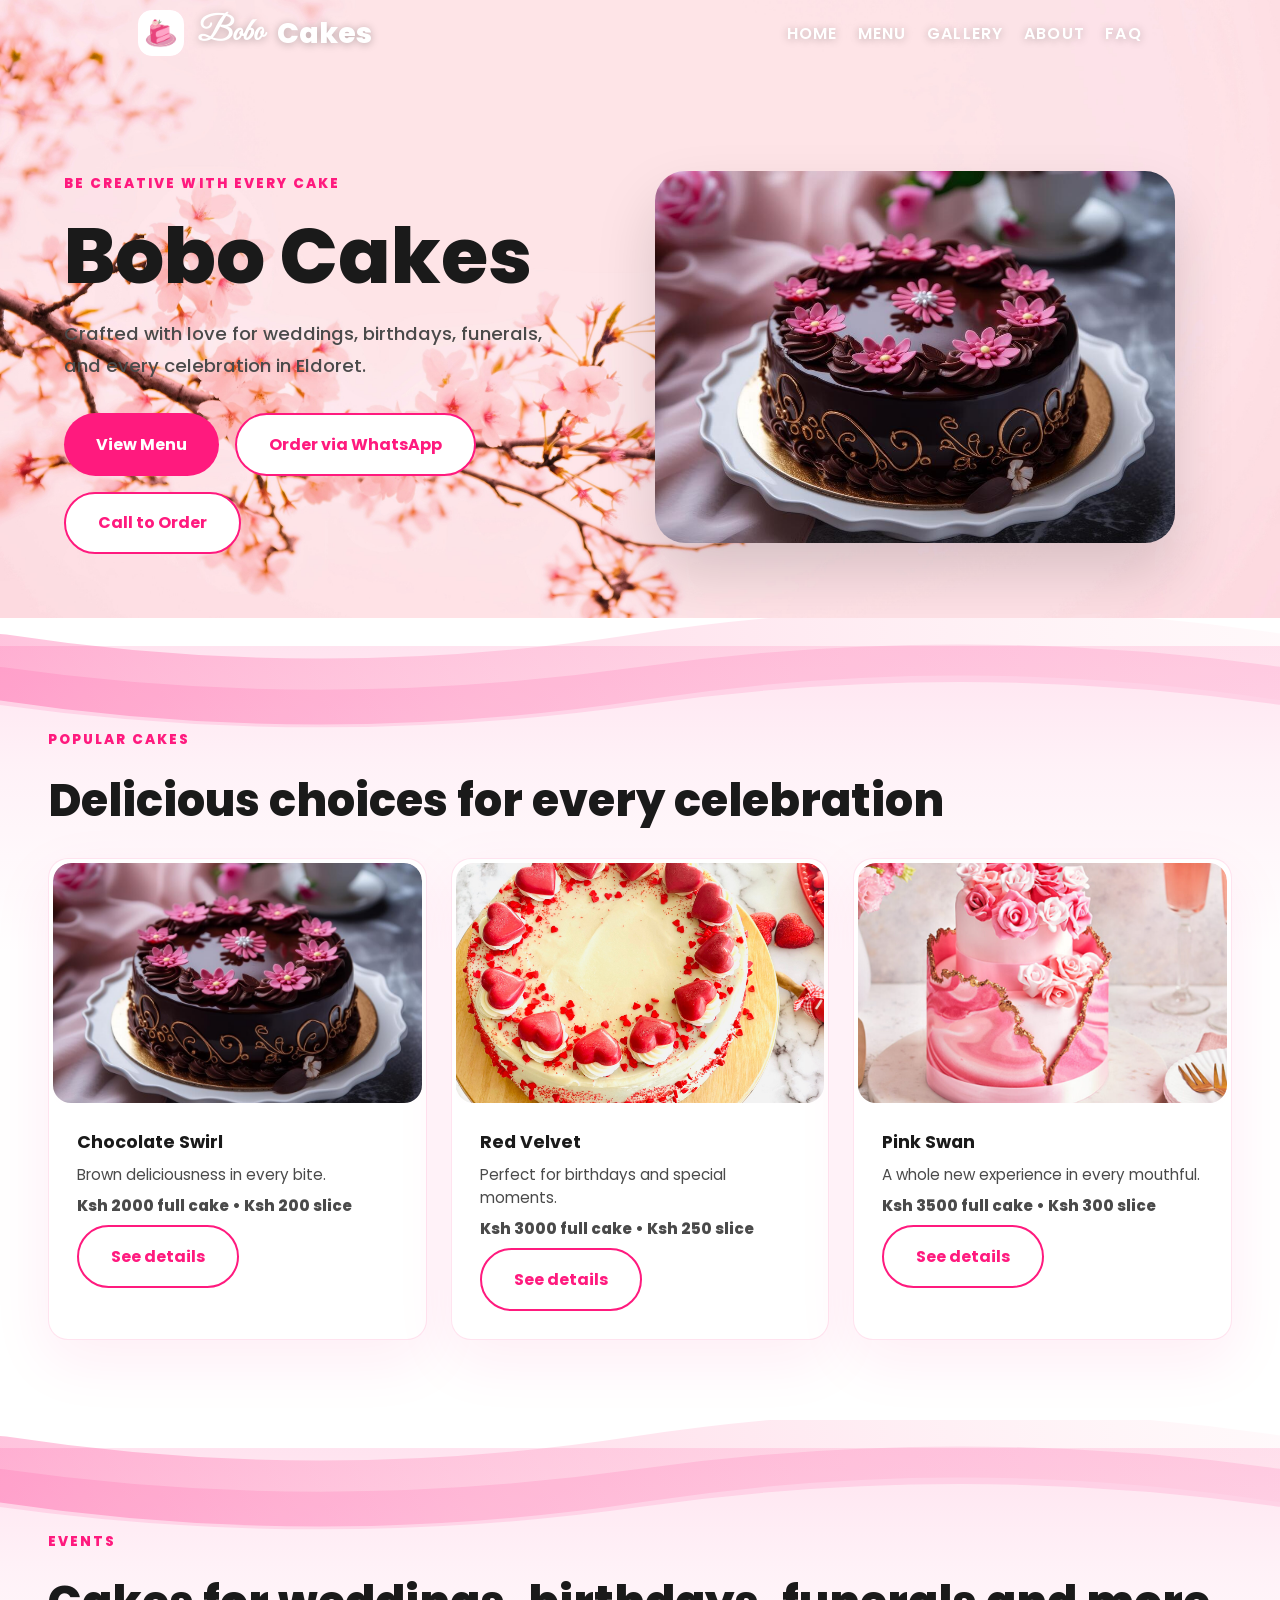
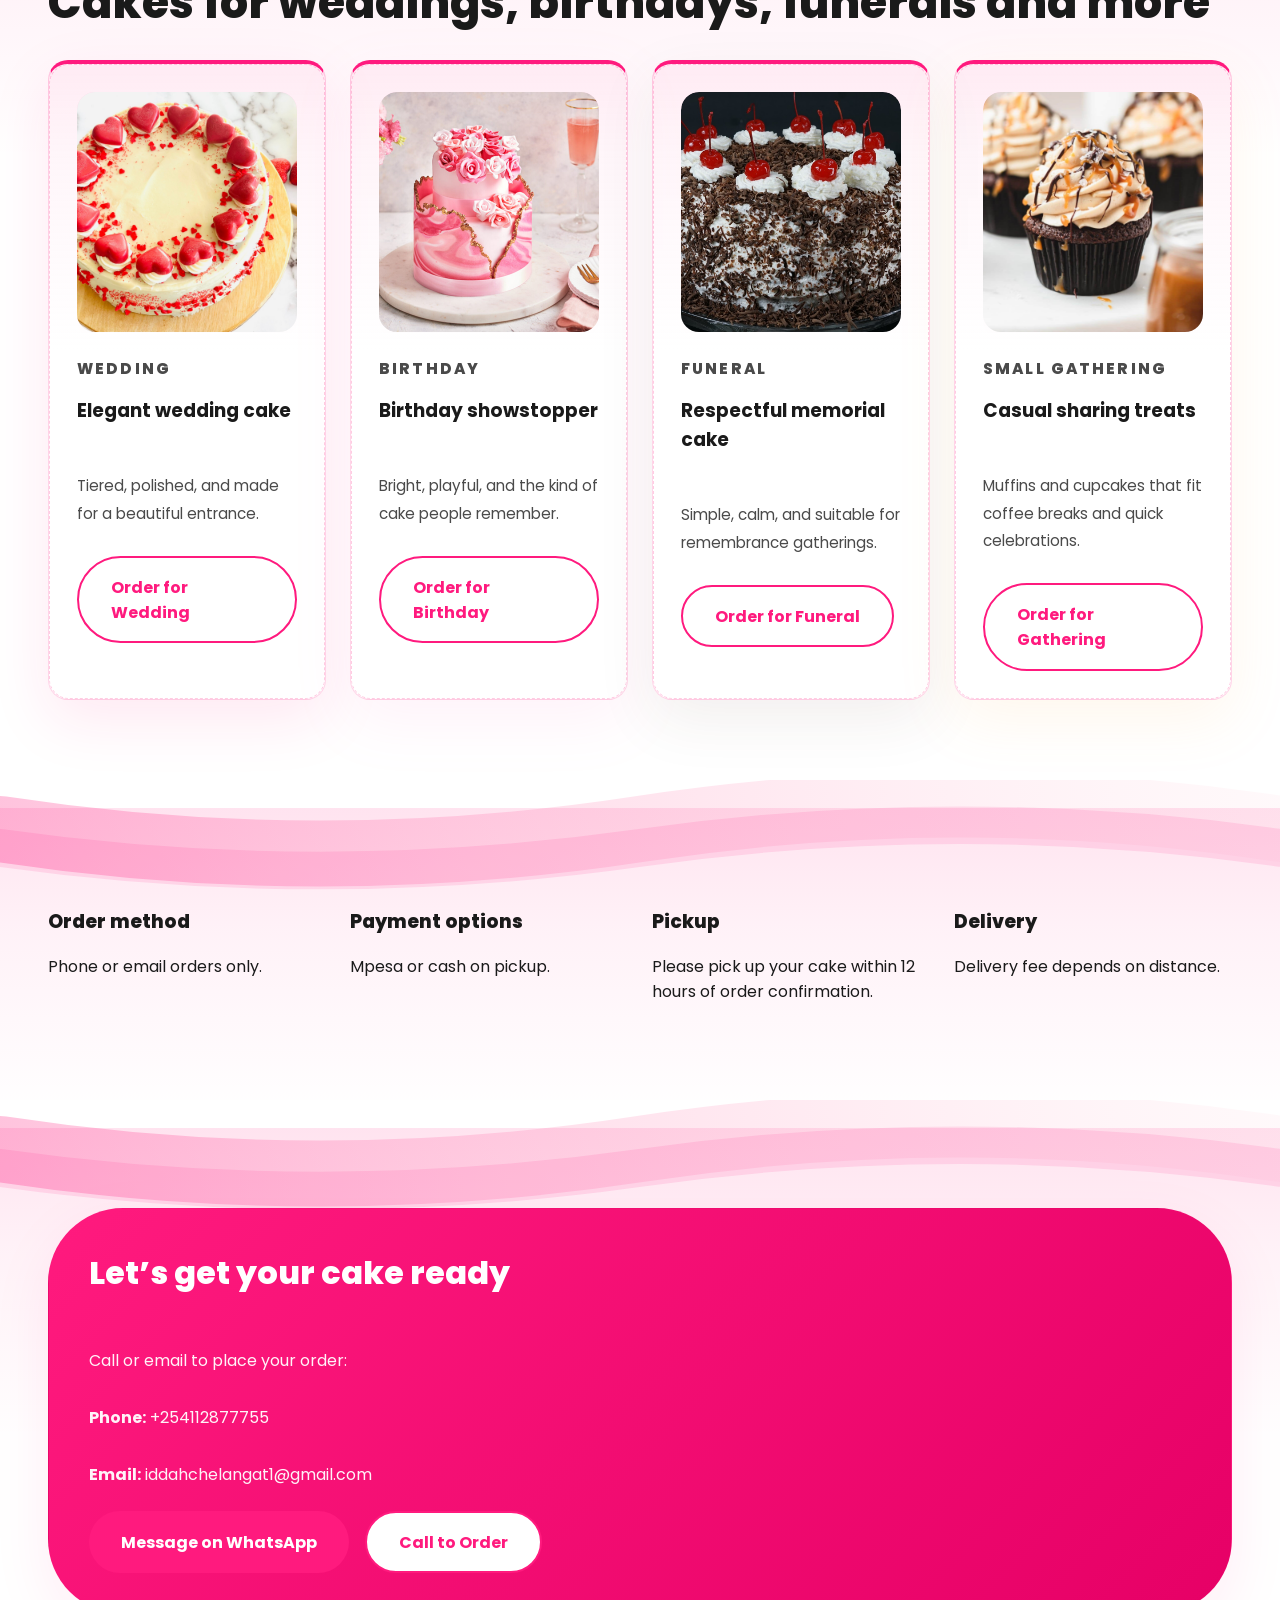
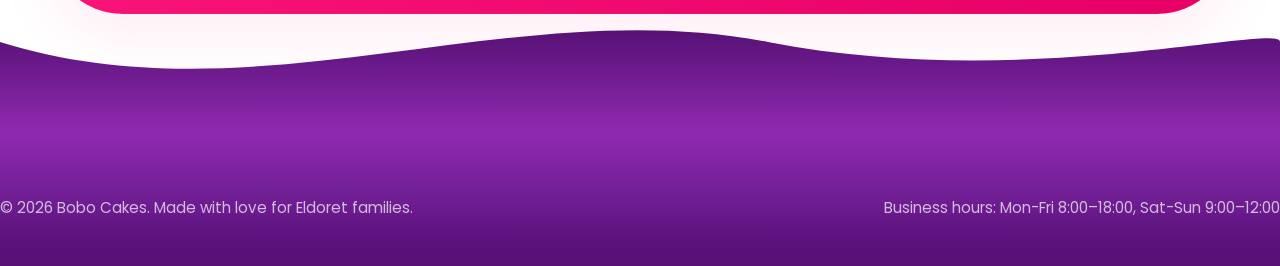
<file: index.html>
﻿<!DOCTYPE html>
<html lang="en">
<head>
  <meta charset="UTF-8" />
  <meta name="viewport" content="width=device-width, initial-scale=1.0" />
  <title>Bobo Cakes | Home</title>
  <link rel="preconnect" href="https://fonts.googleapis.com" />
  <link rel="preconnect" href="https://fonts.gstatic.com" crossorigin />
  <link href="https://fonts.googleapis.com/css2?family=Great+Vibes&family=Poppins:wght@300;400;500;600;700&display=swap" rel="stylesheet" />
  <link rel="stylesheet" href="assets/css/styles.css" />
</head>
<body class="home-page">
  <header class="site-header">
    <div class="header-top">
      <div class="container">
        <a class="brand" href="index.html">
          <img src="assets/images/logo.png" alt="Bobo Cakes logo" />
          <span>Bobo</span> Cakes
        </a>
        <button class="mobile-menu" id="mobileMenuToggle">Menu</button>
        <nav class="site-nav" id="siteNav">
          <a href="index.html">Home</a>
          <a href="menu.html">Menu</a>
          <a href="gallery.html">Gallery</a>
          <a href="about.html">About</a>
          <a href="faq.html">FAQ</a>
        </nav>
      </div>
    </div>
    <div class="hero">
      <div class="container">
        <div class="hero-copy">
          <p class="eyebrow">Be creative with every cake</p>
          <h1>Bobo Cakes</h1>
          <p class="hero-text">Crafted with love for weddings, birthdays, funerals, and every celebration in Eldoret.</p>
          <div class="hero-actions">
            <a class="btn btn-primary" href="menu.html">View Menu</a>
            <a class="btn btn-secondary" href="https://wa.me/254112877755?text=Hi%20Bobo%20Cakes%2C%20I%20would%20like%20to%20order%20a%20cake.%20Please%20assist." target="_blank">Order via WhatsApp</a>
            <a class="btn btn-tertiary" href="tel:+254112877755">Call to Order</a>
          </div>
        </div>
        <div class="hero-image">
          <img src="assets/images/chocolate-swirl.jpg" alt="Chocolate Swirl cake" />
        </div>
      </div>
    </div>
  </header>

  <div class="wave-divider">
    <!-- Wave between header and main -->
    <svg viewBox="0 0 1200 140" preserveAspectRatio="none" xmlns="http://www.w3.org/2000/svg">
      <defs>
        <linearGradient id="waveGradient" x1="0%" x2="100%" y1="0%" y2="0%">
          <stop offset="0%" stop-color="#ff1a7e" stop-opacity="0.26" />
          <stop offset="100%" stop-color="#ff9ab3" stop-opacity="0.06" />
        </linearGradient>
      </defs>
      <path d="M0,52 Q300,104 600,52 T1200,52" fill="none" stroke="url(#waveGradient)" stroke-width="70" stroke-linecap="round" stroke-linejoin="round" />
      <path d="M0,72 Q300,120 600,72 T1200,72" fill="none" stroke="#ff1a7e" stroke-opacity="0.11" stroke-width="40" stroke-linecap="round" stroke-linejoin="round" />
    </svg>
  </div>

  <main>
    <section class="section container featured-section">
      <div class="section-heading">
        <span>Popular cakes</span>
        <h2>Delicious choices for every celebration</h2>
      </div>
      <div class="product-grid">
        <article class="product-card">
          <div class="product-image-shell">
            <img src="assets/images/chocolate-swirl.jpg" alt="Chocolate Swirl" />
          </div>
          <div class="product-card-content">
            <h3>Chocolate Swirl</h3>
            <p>Brown deliciousness in every bite.</p>
            <p class="price">Ksh 2000 full cake • Ksh 200 slice</p>
            <a class="btn btn-tertiary" href="product.html?product=chocolate-swirl">See details</a>
          </div>
        </article>
        <article class="product-card">
          <div class="product-image-shell">
            <img src="assets/images/red-velvet.png" alt="Red Velvet" />
          </div>
          <div class="product-card-content">
            <h3>Red Velvet</h3>
            <p>Perfect for birthdays and special moments.</p>
            <p class="price">Ksh 3000 full cake • Ksh 250 slice</p>
            <a class="btn btn-tertiary" href="product.html?product=red-velvet">See details</a>
          </div>
        </article>
        <article class="product-card">
          <div class="product-image-shell">
            <img src="assets/images/pink-swan.jpg" alt="Pink Swan" />
          </div>
          <div class="product-card-content">
            <h3>Pink Swan</h3>
            <p>A whole new experience in every mouthful.</p>
            <p class="price">Ksh 3500 full cake • Ksh 300 slice</p>
            <a class="btn btn-tertiary" href="product.html?product=pink-swan">See details</a>
          </div>
        </article>
      </div>
    </section>

    <div class="wave-divider">
      <svg viewBox="0 0 1200 140" preserveAspectRatio="none" xmlns="http://www.w3.org/2000/svg">
        <defs>
          <linearGradient id="waveGradient2" x1="0%" x2="100%" y1="0%" y2="0%">
            <stop offset="0%" stop-color="#ff1a7e" stop-opacity="0.26" />
            <stop offset="100%" stop-color="#ff9ab3" stop-opacity="0.06" />
          </linearGradient>
        </defs>
        <path d="M0,52 Q300,104 600,52 T1200,52" fill="none" stroke="url(#waveGradient2)" stroke-width="70" stroke-linecap="round" stroke-linejoin="round" />
        <path d="M0,72 Q300,120 600,72 T1200,72" fill="none" stroke="#ff1a7e" stroke-opacity="0.11" stroke-width="40" stroke-linecap="round" stroke-linejoin="round" />
      </svg>
    </div>

    <section class="section container event-section">
      <div class="section-heading">
        <span>Events</span>
        <h2>Cakes for weddings, birthdays, funerals and more</h2>
      </div>
      <div class="event-grid">
        <article class="event-card event-card--wedding">
          <div class="event-card-image">
            <img src="assets/images/red-velvet.png" alt="Wedding cake example" />
          </div>
          <div class="event-card-content">
            <p class="event-label">Wedding</p>
            <h3>Elegant wedding cake</h3>
            <p>Tiered, polished, and made for a beautiful entrance.</p>
            <a class="btn btn-tertiary event-action" href="https://wa.me/254112877755?text=Hi%20Bobo%20Cakes%2C%20I%20want%20to%20order%20a%20cake%20for%20weddings." target="_blank">Order for Wedding</a>
          </div>
        </article>
        <article class="event-card event-card--birthday">
          <div class="event-card-image">
            <img src="assets/images/pink-swan.jpg" alt="Birthday cake example" />
          </div>
          <div class="event-card-content">
            <p class="event-label">Birthday</p>
            <h3>Birthday showstopper</h3>
            <p>Bright, playful, and the kind of cake people remember.</p>
            <a class="btn btn-tertiary event-action" href="https://wa.me/254112877755?text=Hi%20Bobo%20Cakes%2C%20I%20want%20to%20order%20a%20cake%20for%20birthdays." target="_blank">Order for Birthday</a>
          </div>
        </article>
        <article class="event-card event-card--funeral">
          <div class="event-card-image">
            <img src="assets/images/blackforest-cake.JPG" alt="Funeral cake example" />
          </div>
          <div class="event-card-content">
            <p class="event-label">Funeral</p>
            <h3>Respectful memorial cake</h3>
            <p>Simple, calm, and suitable for remembrance gatherings.</p>
            <a class="btn btn-tertiary event-action" href="https://wa.me/254112877755?text=Hi%20Bobo%20Cakes%2C%20I%20want%20to%20order%20a%20cake%20for%20funerals." target="_blank">Order for Funeral</a>
          </div>
        </article>
        <article class="event-card event-card--gathering">
          <div class="event-card-image">
            <img src="assets/images/caramel-cupcake.jpg" alt="Small gathering cake example" />
          </div>
          <div class="event-card-content">
            <p class="event-label">Small gathering</p>
            <h3>Casual sharing treats</h3>
            <p>Muffins and cupcakes that fit coffee breaks and quick celebrations.</p>
            <a class="btn btn-tertiary event-action" href="https://wa.me/254112877755?text=Hi%20Bobo%20Cakes%2C%20I%20want%20to%20order%20a%20cake%20for%20small%20gatherings." target="_blank">Order for Gathering</a>
          </div>
        </article>
      </div>
    </section>

    <div class="wave-divider">
      <svg viewBox="0 0 1200 140" preserveAspectRatio="none" xmlns="http://www.w3.org/2000/svg">
        <defs>
          <linearGradient id="waveGradient3" x1="0%" x2="100%" y1="0%" y2="0%">
            <stop offset="0%" stop-color="#ff1a7e" stop-opacity="0.26" />
            <stop offset="100%" stop-color="#ff9ab3" stop-opacity="0.06" />
          </linearGradient>
        </defs>
        <path d="M0,52 Q300,104 600,52 T1200,52" fill="none" stroke="url(#waveGradient3)" stroke-width="70" stroke-linecap="round" stroke-linejoin="round" />
        <path d="M0,72 Q300,120 600,72 T1200,72" fill="none" stroke="#ff1a7e" stroke-opacity="0.11" stroke-width="40" stroke-linecap="round" stroke-linejoin="round" />
      </svg>
    </div>

    <section class="section container info-section">
      <div class="info-grid">
        <div>
          <h3>Order method</h3>
          <p>Phone or email orders only.</p>
        </div>
        <div>
          <h3>Payment options</h3>
          <p>Mpesa or cash on pickup.</p>
        </div>
        <div>
          <h3>Pickup</h3>
          <p>Please pick up your cake within 12 hours of order confirmation.</p>
        </div>
        <div>
          <h3>Delivery</h3>
          <p>Delivery fee depends on distance.</p>
        </div>
      </div>
    </section>

    <div class="wave-divider">
      <svg viewBox="0 0 1200 140" preserveAspectRatio="none" xmlns="http://www.w3.org/2000/svg">
        <defs>
          <linearGradient id="waveGradient3" x1="0%" x2="100%" y1="0%" y2="0%">
            <stop offset="0%" stop-color="#ff1a7e" stop-opacity="0.26" />
            <stop offset="100%" stop-color="#ff9ab3" stop-opacity="0.06" />
          </linearGradient>
        </defs>
        <path d="M0,52 Q300,104 600,52 T1200,52" fill="none" stroke="url(#waveGradient3)" stroke-width="70" stroke-linecap="round" stroke-linejoin="round" />
        <path d="M0,72 Q300,120 600,72 T1200,72" fill="none" stroke="#ff1a7e" stroke-opacity="0.11" stroke-width="40" stroke-linecap="round" stroke-linejoin="round" />
      </svg>
    </div>
    
    <section class="section container contact-preview">
      <div class="contact-card">
        <h2>Let’s get your cake ready</h2>
        <p>Call or email to place your order:</p>
        <p><strong>Phone:</strong> +254112877755</p>
        <p><strong>Email:</strong> iddahchelangat1@gmail.com</p>
        <div style="display:flex;gap:1rem;flex-wrap:wrap;">
          <a class="btn btn-primary" href="https://wa.me/254112877755?text=Hi%20Bobo%20Cakes%2C%20I%20would%20like%20to%20order%20a%20cake." target="_blank">Message on WhatsApp</a>
          <a class="btn btn-secondary" href="tel:+254112877755">Call to Order</a>
        </div>
      </div>
    </section>
  </main>

  
  <div class="footer-wave-divider">
    <svg viewBox="0 0 1200 120" preserveAspectRatio="none" xmlns="http://www.w3.org/2000/svg">
      <defs>
        <linearGradient id="footerWaveGradient" x1="0%" x2="0%" y1="0%" y2="100%">
          <stop offset="0%" stop-color="#571176" />
          <stop offset="100%" stop-color="#8f2ab0" />
        </linearGradient>
      </defs>
      <path d="M0,30 C240,110 480,-20 720,30 C960,80 1200,10 1200,30 L1200,120 L0,120 Z" fill="url(#footerWaveGradient)" />
    </svg>
  </div>

  <footer class="site-footer">
    <div class="container footer-inner">
      <p>&copy; 2026 Bobo Cakes. Made with love for Eldoret families.</p>
      <p>Business hours: Mon-Fri 8:00–18:00, Sat-Sun 9:00–12:00</p>
    </div>
  </footer>
  <script src="assets/js/main.js"></script>
</body>
</html>
</file>
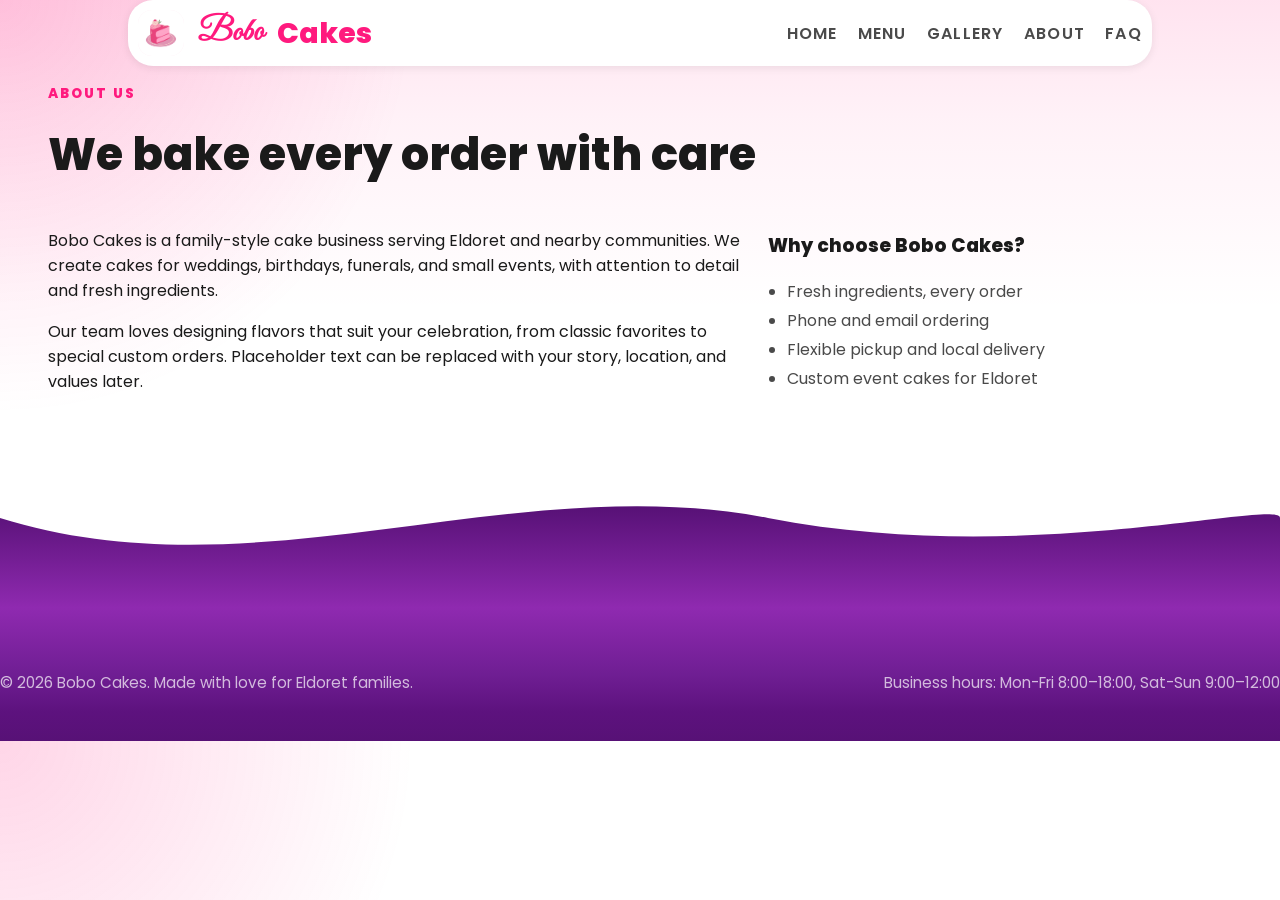
<file: about.html>
﻿<!DOCTYPE html>
<html lang="en">
<head>
  <meta charset="UTF-8" />
  <meta name="viewport" content="width=device-width, initial-scale=1.0" />
  <title>Bobo Cakes | About</title>
  <link rel="preconnect" href="https://fonts.googleapis.com" />
  <link rel="preconnect" href="https://fonts.gstatic.com" crossorigin />
  <link href="https://fonts.googleapis.com/css2?family=Great+Vibes&family=Poppins:wght@300;400;500;600;700&display=swap" rel="stylesheet" />
  <link rel="stylesheet" href="assets/css/styles.css" />
</head>
<body>
  <header class="site-header">
    <div class="header-top">
      <div class="container">
        <a class="brand" href="index.html">
          <img src="assets/images/logo.png" alt="Bobo Cakes logo" />
          <span>Bobo</span> Cakes
        </a>
        <button class="mobile-menu" id="mobileMenuToggle">Menu</button>
        <nav class="site-nav" id="siteNav">
          <a href="index.html">Home</a>
          <a href="menu.html">Menu</a>
          <a href="gallery.html">Gallery</a>
          <a href="about.html">About</a>
          <a href="faq.html">FAQ</a>
        </nav>
      </div>
    </div>
  </header>
  <main class="section container about-page">
    <div class="section-heading">
      <span>About us</span>
      <h2>We bake every order with care</h2>
    </div>
    <div class="about-columns">
      <div>
        <p>Bobo Cakes is a family-style cake business serving Eldoret and nearby communities. We create cakes for weddings, birthdays, funerals, and small events, with attention to detail and fresh ingredients.</p>
        <p>Our team loves designing flavors that suit your celebration, from classic favorites to special custom orders. Placeholder text can be replaced with your story, location, and values later.</p>
      </div>
      <div>
        <h3>Why choose Bobo Cakes?</h3>
        <ul>
          <li>Fresh ingredients, every order</li>
          <li>Phone and email ordering</li>
          <li>Flexible pickup and local delivery</li>
          <li>Custom event cakes for Eldoret</li>
        </ul>
      </div>
    </div>
  </main>
  <div class="footer-wave-divider">
    <svg viewBox="0 0 1200 120" preserveAspectRatio="none" xmlns="http://www.w3.org/2000/svg">
      <defs>
        <linearGradient id="footerWaveGradient" x1="0%" x2="0%" y1="0%" y2="100%">
          <stop offset="0%" stop-color="#571176" />
          <stop offset="100%" stop-color="#8f2ab0" />
        </linearGradient>
      </defs>
      <path d="M0,30 C240,110 480,-20 720,30 C960,80 1200,10 1200,30 L1200,120 L0,120 Z" fill="url(#footerWaveGradient)" />
    </svg>
  </div>

  <footer class="site-footer">
    <div class="container footer-inner">
      <p>&copy; 2026 Bobo Cakes. Made with love for Eldoret families.</p>
      <p>Business hours: Mon-Fri 8:00–18:00, Sat-Sun 9:00–12:00</p>
    </div>
  </footer>
  <script src="assets/js/main.js"></script>
</body>
</html>
</file>
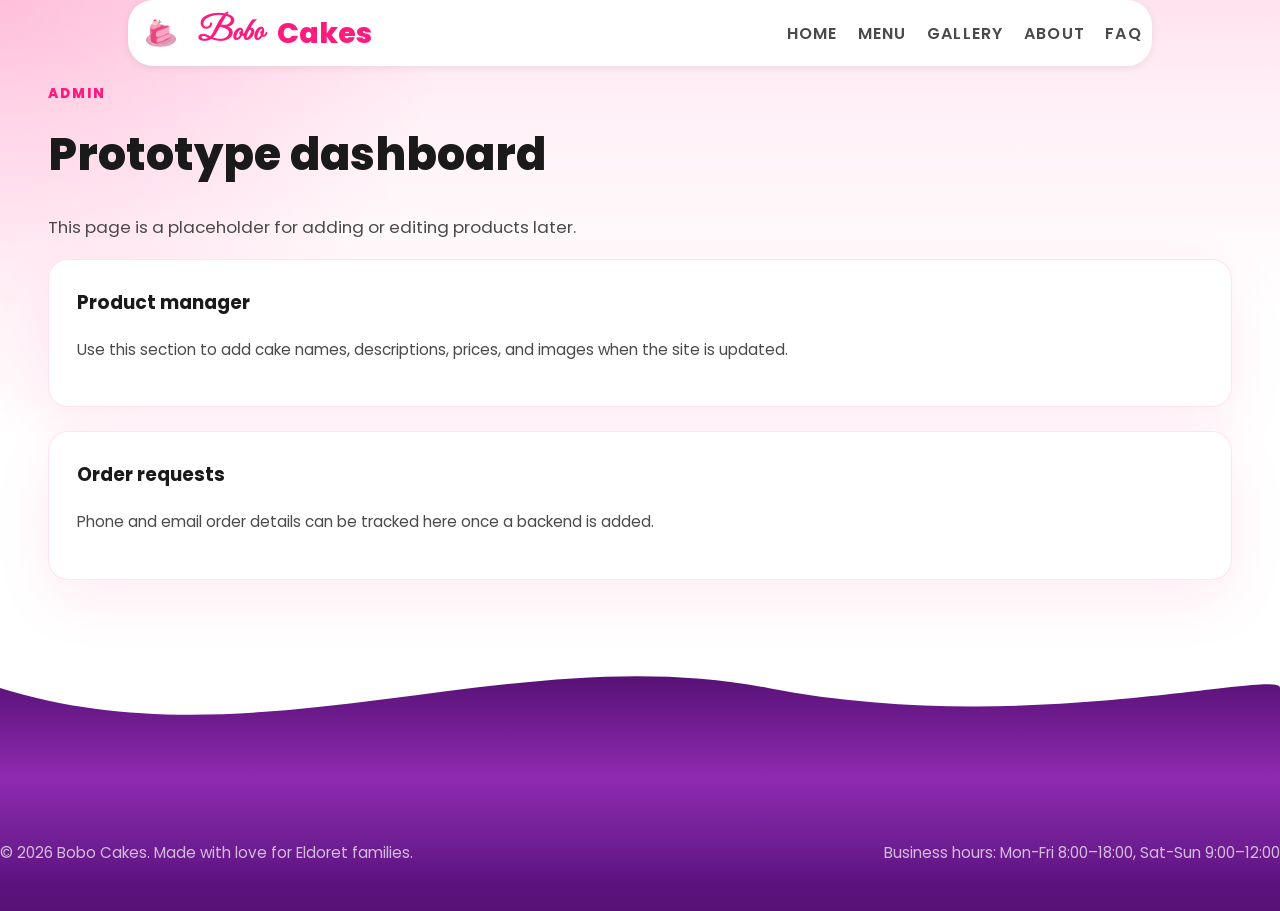
<file: admin.html>
﻿<!DOCTYPE html>
<html lang="en">
<head>
  <meta charset="UTF-8" />
  <meta name="viewport" content="width=device-width, initial-scale=1.0" />
  <title>Bobo Cakes | Admin</title>
  <link rel="preconnect" href="https://fonts.googleapis.com" />
  <link rel="preconnect" href="https://fonts.gstatic.com" crossorigin />
  <link href="https://fonts.googleapis.com/css2?family=Great+Vibes&family=Poppins:wght@300;400;500;600;700&display=swap" rel="stylesheet" />
  <link rel="stylesheet" href="assets/css/styles.css" />
</head>
<body>
  <header class="site-header">
    <div class="header-top">
      <div class="container">
        <a class="brand" href="index.html">
          <img src="assets/images/logo.png" alt="Bobo Cakes logo" />
          <span>Bobo</span> Cakes
        </a>
        <button class="mobile-menu" id="mobileMenuToggle">Menu</button>
        <nav class="site-nav" id="siteNav">
          <a href="index.html">Home</a>
          <a href="menu.html">Menu</a>
          <a href="gallery.html">Gallery</a>
          <a href="about.html">About</a>
          <a href="faq.html">FAQ</a>
        </nav>
      </div>
    </div>
  </header>
  <main class="section container admin-page">
    <div class="section-heading">
      <span>Admin</span>
      <h2>Prototype dashboard</h2>
      <p>This page is a placeholder for adding or editing products later.</p>
    </div>
    <div class="admin-panel">
      <div class="admin-card">
        <h3>Product manager</h3>
        <p>Use this section to add cake names, descriptions, prices, and images when the site is updated.</p>
      </div>
      <div class="admin-card">
        <h3>Order requests</h3>
        <p>Phone and email order details can be tracked here once a backend is added.</p>
      </div>
    </div>
  </main>
  <div class="footer-wave-divider">
    <svg viewBox="0 0 1200 120" preserveAspectRatio="none" xmlns="http://www.w3.org/2000/svg">
      <defs>
        <linearGradient id="footerWaveGradient" x1="0%" x2="0%" y1="0%" y2="100%">
          <stop offset="0%" stop-color="#571176" />
          <stop offset="100%" stop-color="#8f2ab0" />
        </linearGradient>
      </defs>
      <path d="M0,30 C240,110 480,-20 720,30 C960,80 1200,10 1200,30 L1200,120 L0,120 Z" fill="url(#footerWaveGradient)" />
    </svg>
  </div>

  <footer class="site-footer">
    <div class="container footer-inner">
      <p>&copy; 2026 Bobo Cakes. Made with love for Eldoret families.</p>
      <p>Business hours: Mon-Fri 8:00–18:00, Sat-Sun 9:00–12:00</p>
    </div>
  </footer>
  <script src="assets/js/main.js"></script>
</body>
</html>
</file>
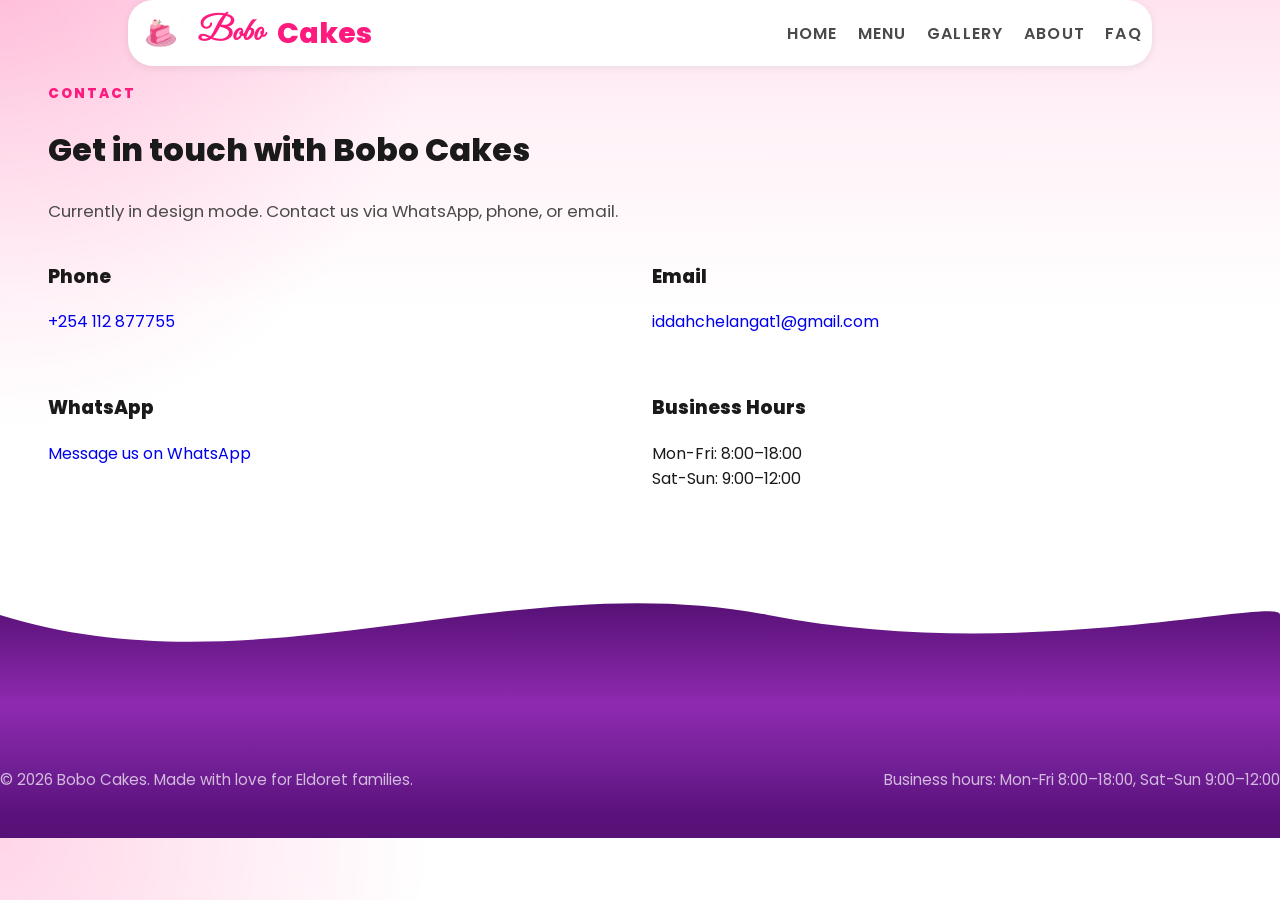
<file: contact.html>
<!DOCTYPE html>
<html lang="en">
<head>
  <meta charset="UTF-8" />
  <meta name="viewport" content="width=device-width, initial-scale=1.0" />
  <title>Bobo Cakes | Contact</title>
  <link rel="preconnect" href="https://fonts.googleapis.com" />
  <link rel="preconnect" href="https://fonts.gstatic.com" crossorigin />
  <link href="https://fonts.googleapis.com/css2?family=Great+Vibes&family=Poppins:wght@300;400;500;600;700&display=swap" rel="stylesheet" />
  <link rel="stylesheet" href="assets/css/styles.css" />
</head>
<body>
  <header class="site-header">
    <div class="header-top">
      <div class="container">
        <a class="brand" href="index.html">
          <img src="assets/images/logo.png" alt="Bobo Cakes logo" />
          <span>Bobo</span> Cakes
        </a>
        <button class="mobile-menu" id="mobileMenuToggle">Menu</button>
        <nav class="site-nav" id="siteNav">
          <a href="index.html">Home</a>
          <a href="menu.html">Menu</a>
          <a href="gallery.html">Gallery</a>
          <a href="about.html">About</a>
          <a href="faq.html">FAQ</a>
        </nav>
      </div>
    </div>
  </header>

  <main class="section container">
    <div class="section-heading">
      <span>Contact</span>
      <h1>Get in touch with Bobo Cakes</h1>
      <p>Currently in design mode. Contact us via WhatsApp, phone, or email.</p>
    </div>

    <div class="contact-grid">
      <div>
        <h3>Phone</h3>
        <p><a href="tel:+254112877755">+254 112 877755</a></p>
      </div>
      <div>
        <h3>Email</h3>
        <p><a href="mailto:iddahchelangat1@gmail.com">iddahchelangat1@gmail.com</a></p>
      </div>
      <div>
        <h3>WhatsApp</h3>
        <p><a href="https://wa.me/254112877755" target="_blank">Message us on WhatsApp</a></p>
      </div>
      <div>
        <h3>Business Hours</h3>
        <p>Mon-Fri: 8:00–18:00<br>Sat-Sun: 9:00–12:00</p>
      </div>
    </div>
  </main>

  <div class="footer-wave-divider">
    <svg viewBox="0 0 1200 120" preserveAspectRatio="none" xmlns="http://www.w3.org/2000/svg">
      <defs>
        <linearGradient id="footerWaveGradient" x1="0%" x2="0%" y1="0%" y2="100%">
          <stop offset="0%" stop-color="#571176" />
          <stop offset="100%" stop-color="#8f2ab0" />
        </linearGradient>
      </defs>
      <path d="M0,30 C240,110 480,-20 720,30 C960,80 1200,10 1200,30 L1200,120 L0,120 Z" fill="url(#footerWaveGradient)" />
    </svg>
  </div>

  <footer class="site-footer">
    <div class="container footer-inner">
      <p>&copy; 2026 Bobo Cakes. Made with love for Eldoret families.</p>
      <p>Business hours: Mon-Fri 8:00–18:00, Sat-Sun 9:00–12:00</p>
    </div>
  </footer>
  <script src="assets/js/main.js"></script>
</body>
</html>
</file>
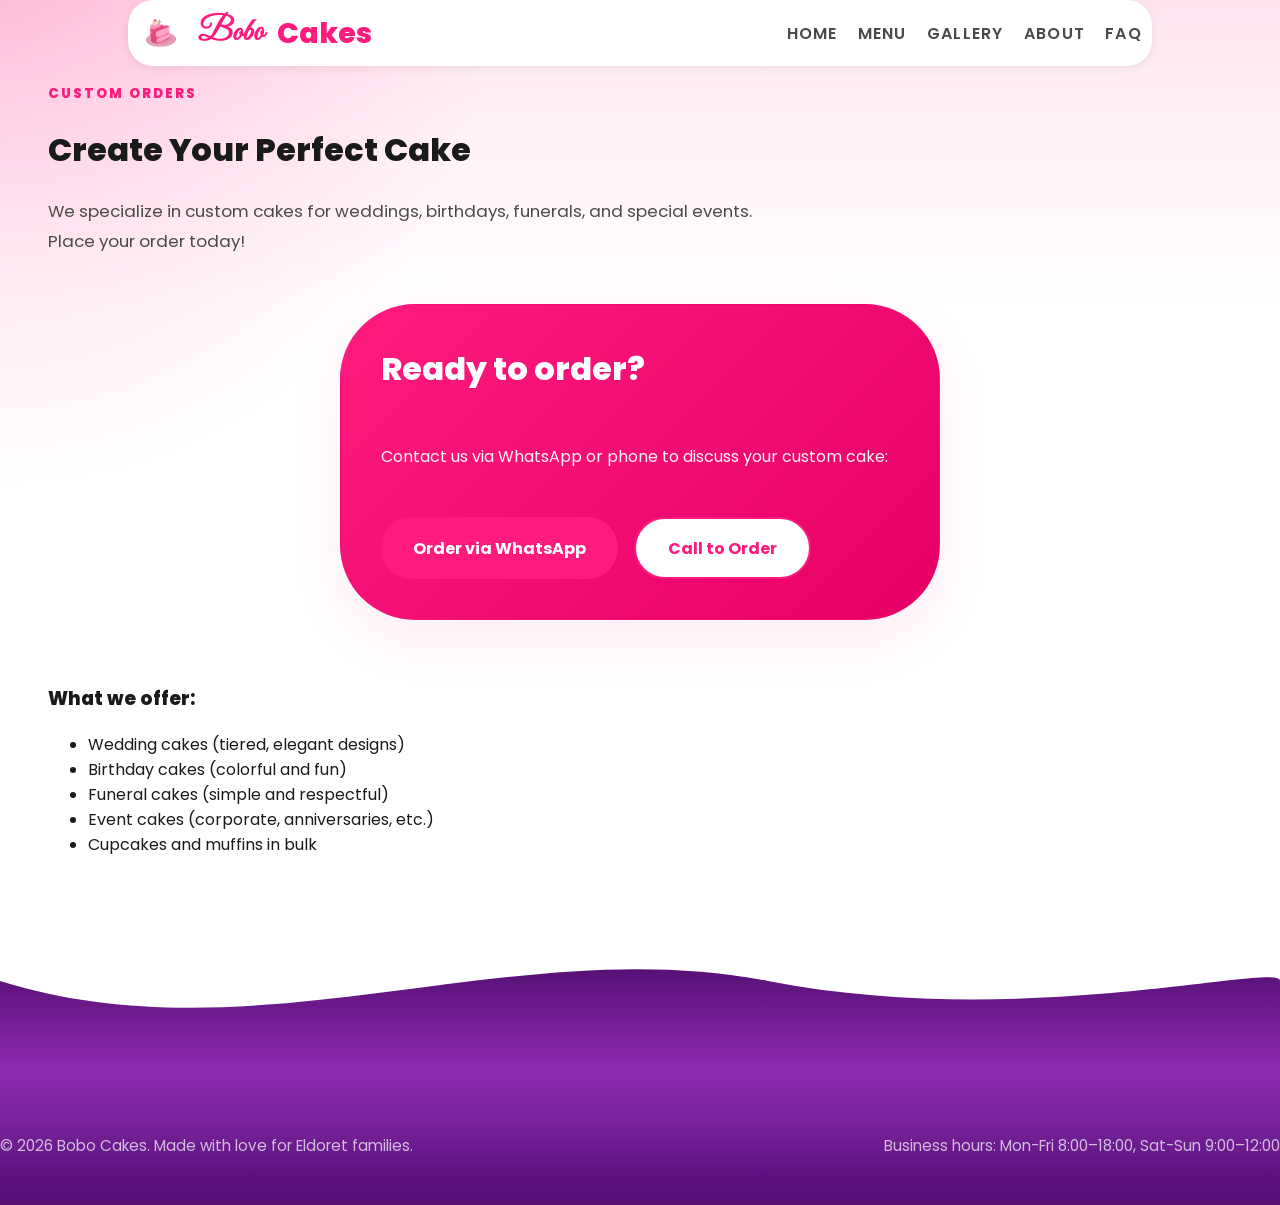
<file: custom-order.html>
<!DOCTYPE html>
<html lang="en">
<head>
  <meta charset="UTF-8" />
  <meta name="viewport" content="width=device-width, initial-scale=1.0" />
  <title>Bobo Cakes | Custom Orders</title>
  <link rel="preconnect" href="https://fonts.googleapis.com" />
  <link rel="preconnect" href="https://fonts.gstatic.com" crossorigin />
  <link href="https://fonts.googleapis.com/css2?family=Great+Vibes&family=Poppins:wght@300;400;500;600;700&display=swap" rel="stylesheet" />
  <link rel="stylesheet" href="assets/css/styles.css" />
</head>
<body>
  <header class="site-header">
    <div class="header-top">
      <div class="container">
        <a class="brand" href="index.html">
          <img src="assets/images/logo.png" alt="Bobo Cakes logo" />
          <span>Bobo</span> Cakes
        </a>
        <button class="mobile-menu" id="mobileMenuToggle">Menu</button>
        <nav class="site-nav" id="siteNav">
          <a href="index.html">Home</a>
          <a href="menu.html">Menu</a>
          <a href="gallery.html">Gallery</a>
          <a href="about.html">About</a>
          <a href="faq.html">FAQ</a>
        </nav>
      </div>
    </div>
  </header>

  <main class="section container">
    <div class="section-heading">
      <span>Custom Orders</span>
      <h1>Create Your Perfect Cake</h1>
      <p>We specialize in custom cakes for weddings, birthdays, funerals, and special events. Place your order today!</p>
    </div>

    <div class="contact-card" style="max-width: 600px; margin: 3rem auto;">
      <h2>Ready to order?</h2>
      <p>Contact us via WhatsApp or phone to discuss your custom cake:</p>
      <div style="display:flex; gap:1rem; flex-wrap:wrap; margin-top:1.5rem;">
        <a class="btn btn-primary" href="https://wa.me/254112877755?text=Hi%20Bobo%20Cakes%2C%20I%20would%20like%20to%20order%20a%20custom%20cake." target="_blank">Order via WhatsApp</a>
        <a class="btn btn-secondary" href="tel:+254112877755">Call to Order</a>
      </div>
    </div>

    <div style="margin-top: 4rem;">
      <h3>What we offer:</h3>
      <ul>
        <li>Wedding cakes (tiered, elegant designs)</li>
        <li>Birthday cakes (colorful and fun)</li>
        <li>Funeral cakes (simple and respectful)</li>
        <li>Event cakes (corporate, anniversaries, etc.)</li>
        <li>Cupcakes and muffins in bulk</li>
      </ul>
    </div>
  </main>

  <div class="footer-wave-divider">
    <svg viewBox="0 0 1200 120" preserveAspectRatio="none" xmlns="http://www.w3.org/2000/svg">
      <defs>
        <linearGradient id="footerWaveGradient" x1="0%" x2="0%" y1="0%" y2="100%">
          <stop offset="0%" stop-color="#571176" />
          <stop offset="100%" stop-color="#8f2ab0" />
        </linearGradient>
      </defs>
      <path d="M0,30 C240,110 480,-20 720,30 C960,80 1200,10 1200,30 L1200,120 L0,120 Z" fill="url(#footerWaveGradient)" />
    </svg>
  </div>

  <footer class="site-footer">
    <div class="container footer-inner">
      <p>&copy; 2026 Bobo Cakes. Made with love for Eldoret families.</p>
      <p>Business hours: Mon-Fri 8:00–18:00, Sat-Sun 9:00–12:00</p>
    </div>
  </footer>
  <script src="assets/js/main.js"></script>
</body>
</html>
</file>
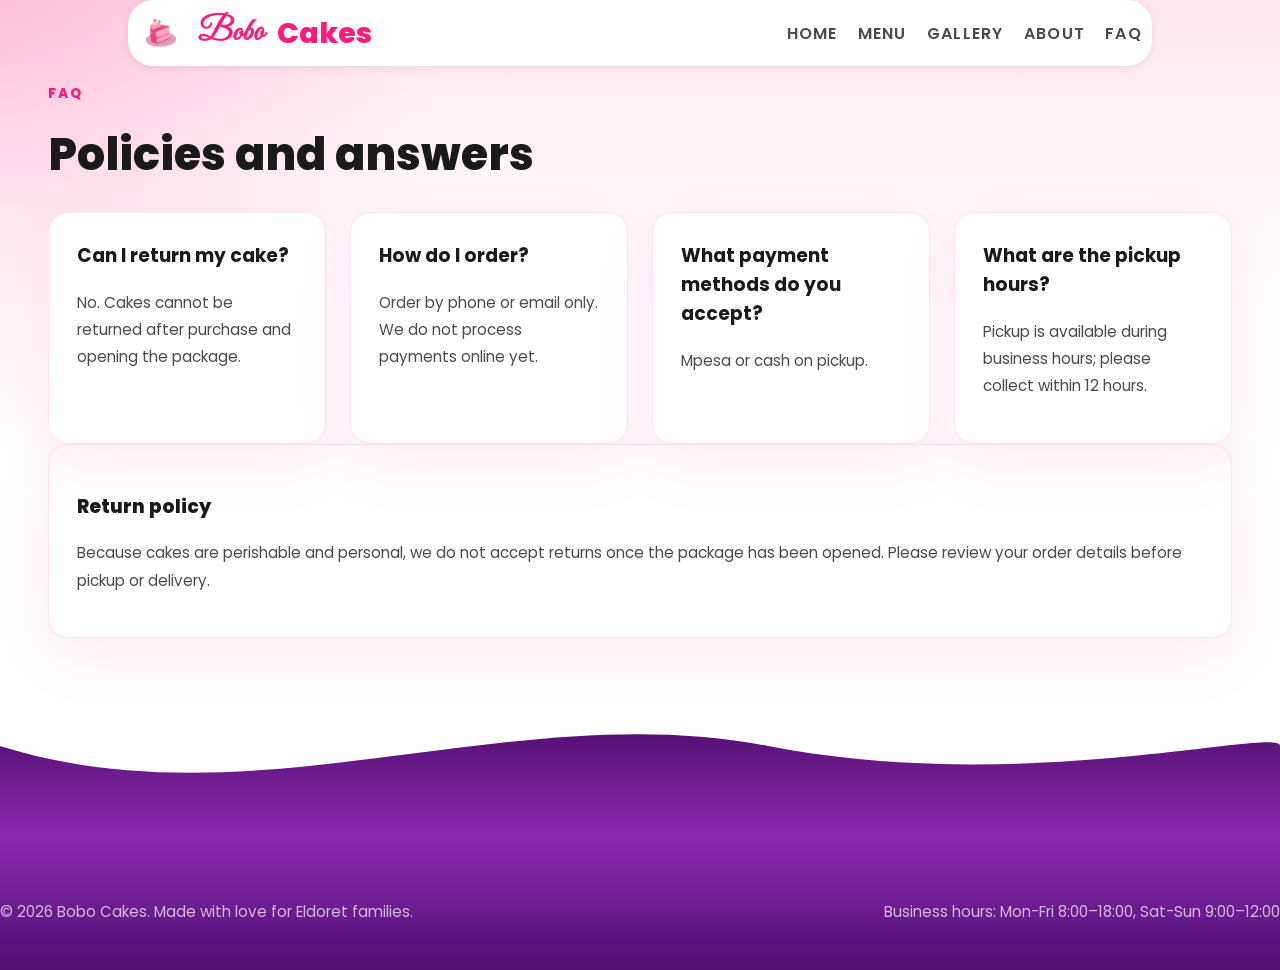
<file: faq.html>
﻿<!DOCTYPE html>
<html lang="en">
<head>
  <meta charset="UTF-8" />
  <meta name="viewport" content="width=device-width, initial-scale=1.0" />
  <title>Bobo Cakes | FAQ & Policies</title>
  <link rel="preconnect" href="https://fonts.googleapis.com" />
  <link rel="preconnect" href="https://fonts.gstatic.com" crossorigin />
  <link href="https://fonts.googleapis.com/css2?family=Great+Vibes&family=Poppins:wght@300;400;500;600;700&display=swap" rel="stylesheet" />
  <link rel="stylesheet" href="assets/css/styles.css" />
</head>
<body>
  <header class="site-header">
    <div class="header-top">
      <div class="container">
        <a class="brand" href="index.html">
          <img src="assets/images/logo.png" alt="Bobo Cakes logo" />
          <span>Bobo</span> Cakes
        </a>
        <button class="mobile-menu" id="mobileMenuToggle">Menu</button>
        <nav class="site-nav" id="siteNav">
          <a href="index.html">Home</a>
          <a href="menu.html">Menu</a>
          <a href="gallery.html">Gallery</a>
          <a href="about.html">About</a>
          <a href="faq.html">FAQ</a>
        </nav>
      </div>
    </div>
  </header>
  <main class="section container faq-page">
    <div class="section-heading">
      <span>FAQ</span>
      <h2>Policies and answers</h2>
    </div>
    <div class="faq-grid">
      <div class="faq-card">
        <h3>Can I return my cake?</h3>
        <p>No. Cakes cannot be returned after purchase and opening the package.</p>
      </div>
      <div class="faq-card">
        <h3>How do I order?</h3>
        <p>Order by phone or email only. We do not process payments online yet.</p>
      </div>
      <div class="faq-card">
        <h3>What payment methods do you accept?</h3>
        <p>Mpesa or cash on pickup.</p>
      </div>
      <div class="faq-card">
        <h3>What are the pickup hours?</h3>
        <p>Pickup is available during business hours; please collect within 12 hours.</p>
      </div>
    </div>
    <div class="policy-block">
      <h3>Return policy</h3>
      <p>Because cakes are perishable and personal, we do not accept returns once the package has been opened. Please review your order details before pickup or delivery.</p>
    </div>
  </main>
  <div class="footer-wave-divider">
    <svg viewBox="0 0 1200 120" preserveAspectRatio="none" xmlns="http://www.w3.org/2000/svg">
      <defs>
        <linearGradient id="footerWaveGradient" x1="0%" x2="0%" y1="0%" y2="100%">
          <stop offset="0%" stop-color="#571176" />
          <stop offset="100%" stop-color="#8f2ab0" />
        </linearGradient>
      </defs>
      <path d="M0,30 C240,110 480,-20 720,30 C960,80 1200,10 1200,30 L1200,120 L0,120 Z" fill="url(#footerWaveGradient)" />
    </svg>
  </div>

  <footer class="site-footer">
    <div class="container footer-inner">
      <p>&copy; 2026 Bobo Cakes. Made with love for Eldoret families.</p>
      <p>Business hours: Mon-Fri 8:00–18:00, Sat-Sun 9:00–12:00</p>
    </div>
  </footer>
  <script src="assets/js/main.js"></script>
</body>
</html>
</file>
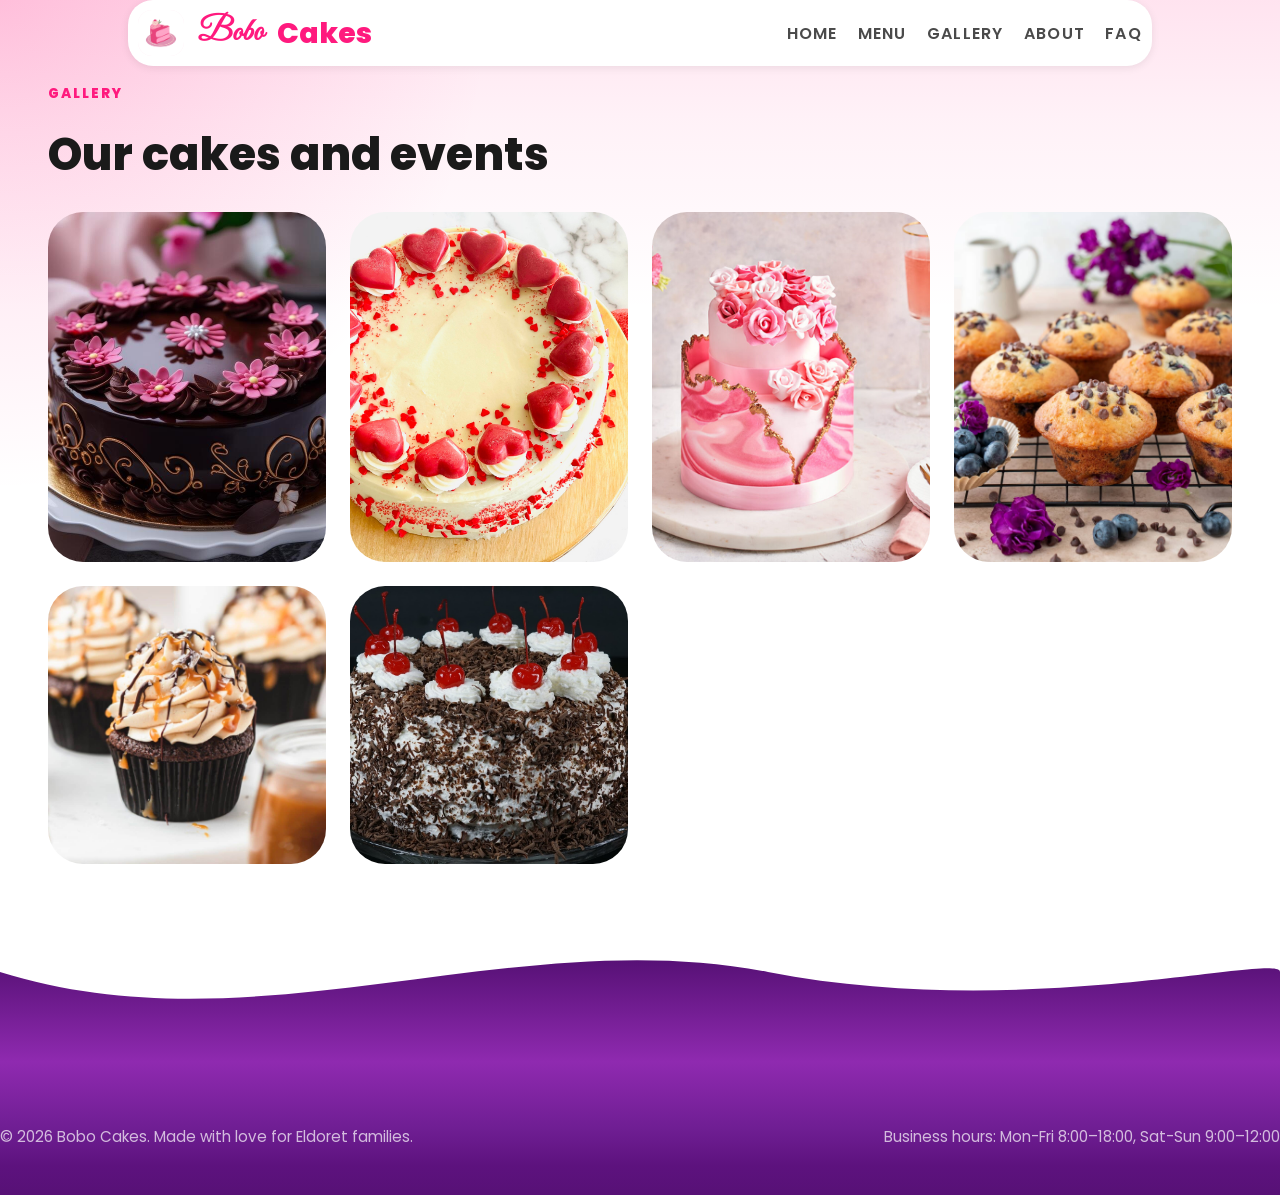
<file: gallery.html>
﻿<!DOCTYPE html>
<html lang="en">
<head>
  <meta charset="UTF-8" />
  <meta name="viewport" content="width=device-width, initial-scale=1.0" />
  <title>Bobo Cakes | Gallery</title>
  <link rel="preconnect" href="https://fonts.googleapis.com" />
  <link rel="preconnect" href="https://fonts.gstatic.com" crossorigin />
  <link href="https://fonts.googleapis.com/css2?family=Great+Vibes&family=Poppins:wght@300;400;500;600;700&display=swap" rel="stylesheet" />
  <link rel="stylesheet" href="assets/css/styles.css" />
</head>
<body>
  <header class="site-header">
    <div class="header-top">
      <div class="container">
        <a class="brand" href="index.html">
          <img src="assets/images/logo.png" alt="Bobo Cakes logo" />
          <span>Bobo</span> Cakes
        </a>
        <button class="mobile-menu" id="mobileMenuToggle">Menu</button>
        <nav class="site-nav" id="siteNav">
          <a href="index.html">Home</a>
          <a href="menu.html">Menu</a>
          <a href="gallery.html">Gallery</a>
          <a href="about.html">About</a>
          <a href="faq.html">FAQ</a>
        </nav>
      </div>
    </div>
  </header>
  <main class="section container">
    <div class="section-heading">
      <span>Gallery</span>
      <h2>Our cakes and events</h2>
    </div>
    <div class="gallery-grid">
      <div class="gallery-item"><img src="assets/images/chocolate-swirl.jpg" alt="Chocolate Swirl cake" /></div>
      <div class="gallery-item"><img src="assets/images/red-velvet.png" alt="Red Velvet cake" /></div>
      <div class="gallery-item"><img src="assets/images/pink-swan.jpg" alt="Pink Swan cake" /></div>
      <div class="gallery-item"><img src="assets/images/blueberry-muffin.jpg" alt="Blueberry Muffin" /></div>
      <div class="gallery-item"><img src="assets/images/caramel-cupcake.jpg" alt="Caramel Cupcake" /></div>
      <div class="gallery-item"><img src="assets/images/blackforest-cake.JPG" alt="Blackforest cake" /></div>
    </div>
  </main>
  <div class="footer-wave-divider">
    <svg viewBox="0 0 1200 120" preserveAspectRatio="none" xmlns="http://www.w3.org/2000/svg">
      <defs>
        <linearGradient id="footerWaveGradient" x1="0%" x2="0%" y1="0%" y2="100%">
          <stop offset="0%" stop-color="#571176" />
          <stop offset="100%" stop-color="#8f2ab0" />
        </linearGradient>
      </defs>
      <path d="M0,30 C240,110 480,-20 720,30 C960,80 1200,10 1200,30 L1200,120 L0,120 Z" fill="url(#footerWaveGradient)" />
    </svg>
  </div>

  <footer class="site-footer">
    <div class="container footer-inner">
      <p>&copy; 2026 Bobo Cakes. Made with love for Eldoret families.</p>
      <p>Business hours: Mon-Fri 8:00–18:00, Sat-Sun 9:00–12:00</p>
    </div>
  </footer>
  <script src="assets/js/main.js"></script>
</body>
</html>
</file>
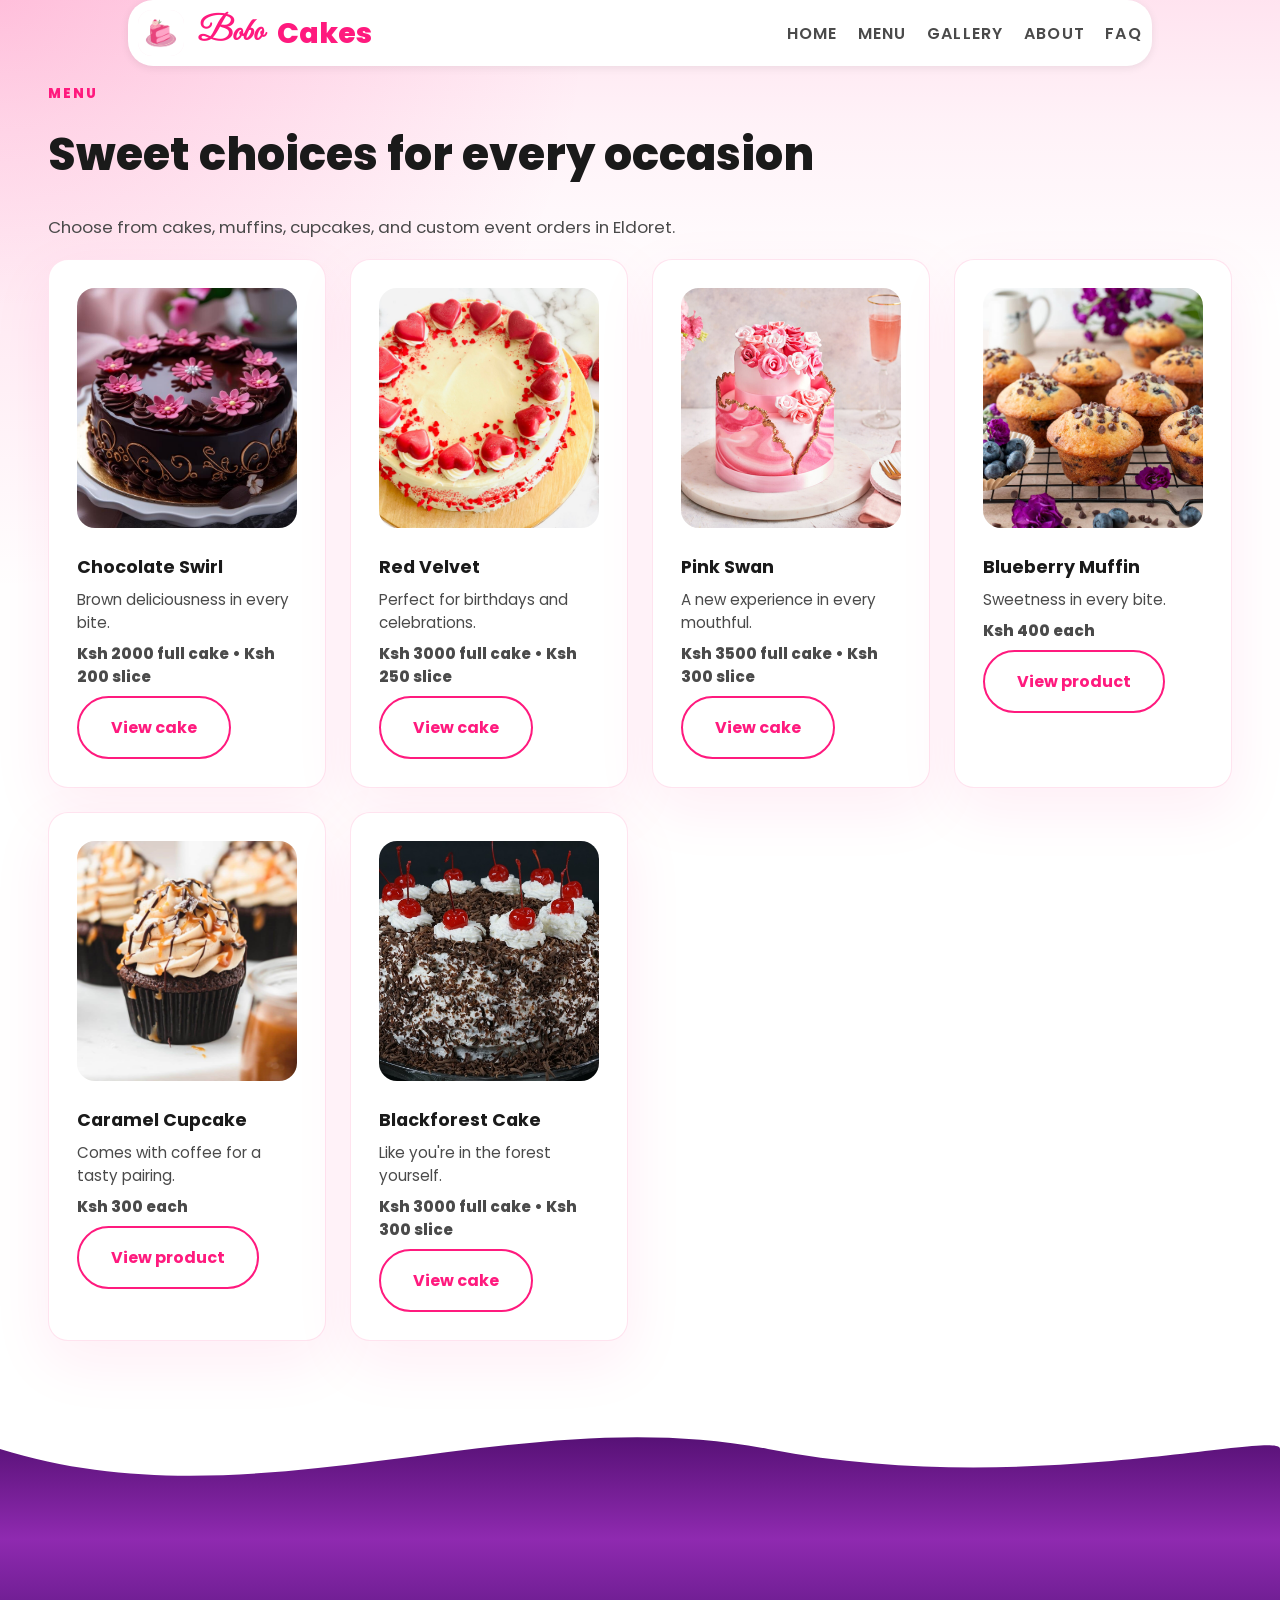
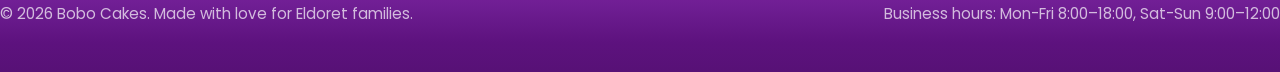
<file: menu.html>
﻿<!DOCTYPE html>
<html lang="en">
<head>
  <meta charset="UTF-8" />
  <meta name="viewport" content="width=device-width, initial-scale=1.0" />
  <title>Bobo Cakes | Menu</title>
  <link rel="preconnect" href="https://fonts.googleapis.com" />
  <link rel="preconnect" href="https://fonts.gstatic.com" crossorigin />
  <link href="https://fonts.googleapis.com/css2?family=Great+Vibes&family=Poppins:wght@300;400;500;600;700&display=swap" rel="stylesheet" />
  <link rel="stylesheet" href="assets/css/styles.css" />
</head>
<body>
  <header class="site-header">
    <div class="header-top">
      <div class="container">
        <a class="brand" href="index.html">
          <img src="assets/images/logo.png" alt="Bobo Cakes logo" />
          <span>Bobo</span> Cakes
        </a>
        <button class="mobile-menu" id="mobileMenuToggle">Menu</button>
        <nav class="site-nav" id="siteNav">
          <a href="index.html">Home</a>
          <a href="menu.html">Menu</a>
          <a href="gallery.html">Gallery</a>
          <a href="about.html">About</a>
          <a href="faq.html">FAQ</a>
        </nav>
      </div>
    </div>
  </header>

  <main class="section container">
    <div class="section-heading">
      <span>Menu</span>
      <h2>Sweet choices for every occasion</h2>
      <p>Choose from cakes, muffins, cupcakes, and custom event orders in Eldoret.</p>
    </div>
    <div class="product-grid menu-page-grid">
      <article class="product-card">
        <img src="assets/images/chocolate-swirl.jpg" alt="Chocolate Swirl" />
        <div class="product-card-content">
          <h3>Chocolate Swirl</h3>
          <p>Brown deliciousness in every bite.</p>
          <p class="price">Ksh 2000 full cake • Ksh 200 slice</p>
          <a class="btn btn-tertiary" href="product.html?product=chocolate-swirl">View cake</a>
        </div>
      </article>
      <article class="product-card">
        <img src="assets/images/red-velvet.png" alt="Red Velvet" />
        <div class="product-card-content">
          <h3>Red Velvet</h3>
          <p>Perfect for birthdays and celebrations.</p>
          <p class="price">Ksh 3000 full cake • Ksh 250 slice</p>
          <a class="btn btn-tertiary" href="product.html?product=red-velvet">View cake</a>
        </div>
      </article>
      <article class="product-card">
        <img src="assets/images/pink-swan.jpg" alt="Pink Swan" />
        <div class="product-card-content">
          <h3>Pink Swan</h3>
          <p>A new experience in every mouthful.</p>
          <p class="price">Ksh 3500 full cake • Ksh 300 slice</p>
          <a class="btn btn-tertiary" href="product.html?product=pink-swan">View cake</a>
        </div>
      </article>
      <article class="product-card">
        <img src="assets/images/blueberry-muffin.jpg" alt="Blueberry Muffin" />
        <div class="product-card-content">
          <h3>Blueberry Muffin</h3>
          <p>Sweetness in every bite.</p>
          <p class="price">Ksh 400 each</p>
          <a class="btn btn-tertiary" href="product.html?product=blueberry-muffin">View product</a>
        </div>
      </article>
      <article class="product-card">
        <img src="assets/images/caramel-cupcake.jpg" alt="Caramel Cupcake" />
        <div class="product-card-content">
          <h3>Caramel Cupcake</h3>
          <p>Comes with coffee for a tasty pairing.</p>
          <p class="price">Ksh 300 each</p>
          <a class="btn btn-tertiary" href="product.html?product=caramel-cupcake">View product</a>
        </div>
      </article>
      <article class="product-card">
        <img src="assets/images/blackforest-cake.JPG" alt="Blackforest Cake" />
        <div class="product-card-content">
          <h3>Blackforest Cake</h3>
          <p>Like you're in the forest yourself.</p>
          <p class="price">Ksh 3000 full cake • Ksh 300 slice</p>
          <a class="btn btn-tertiary" href="product.html?product=blackforest-cake">View cake</a>
        </div>
      </article>
    </div>
  </main>
  <div class="footer-wave-divider">
    <svg viewBox="0 0 1200 120" preserveAspectRatio="none" xmlns="http://www.w3.org/2000/svg">
      <defs>
        <linearGradient id="footerWaveGradient" x1="0%" x2="0%" y1="0%" y2="100%">
          <stop offset="0%" stop-color="#571176" />
          <stop offset="100%" stop-color="#8f2ab0" />
        </linearGradient>
      </defs>
      <path d="M0,30 C240,110 480,-20 720,30 C960,80 1200,10 1200,30 L1200,120 L0,120 Z" fill="url(#footerWaveGradient)" />
    </svg>
  </div>

  <footer class="site-footer">
    <div class="container footer-inner">
      <p>&copy; 2026 Bobo Cakes. Made with love for Eldoret families.</p>
      <p>Business hours: Mon-Fri 8:00–18:00, Sat-Sun 9:00–12:00</p>
    </div>
  </footer>
  <script src="assets/js/main.js"></script>
</body>
</html>
</file>
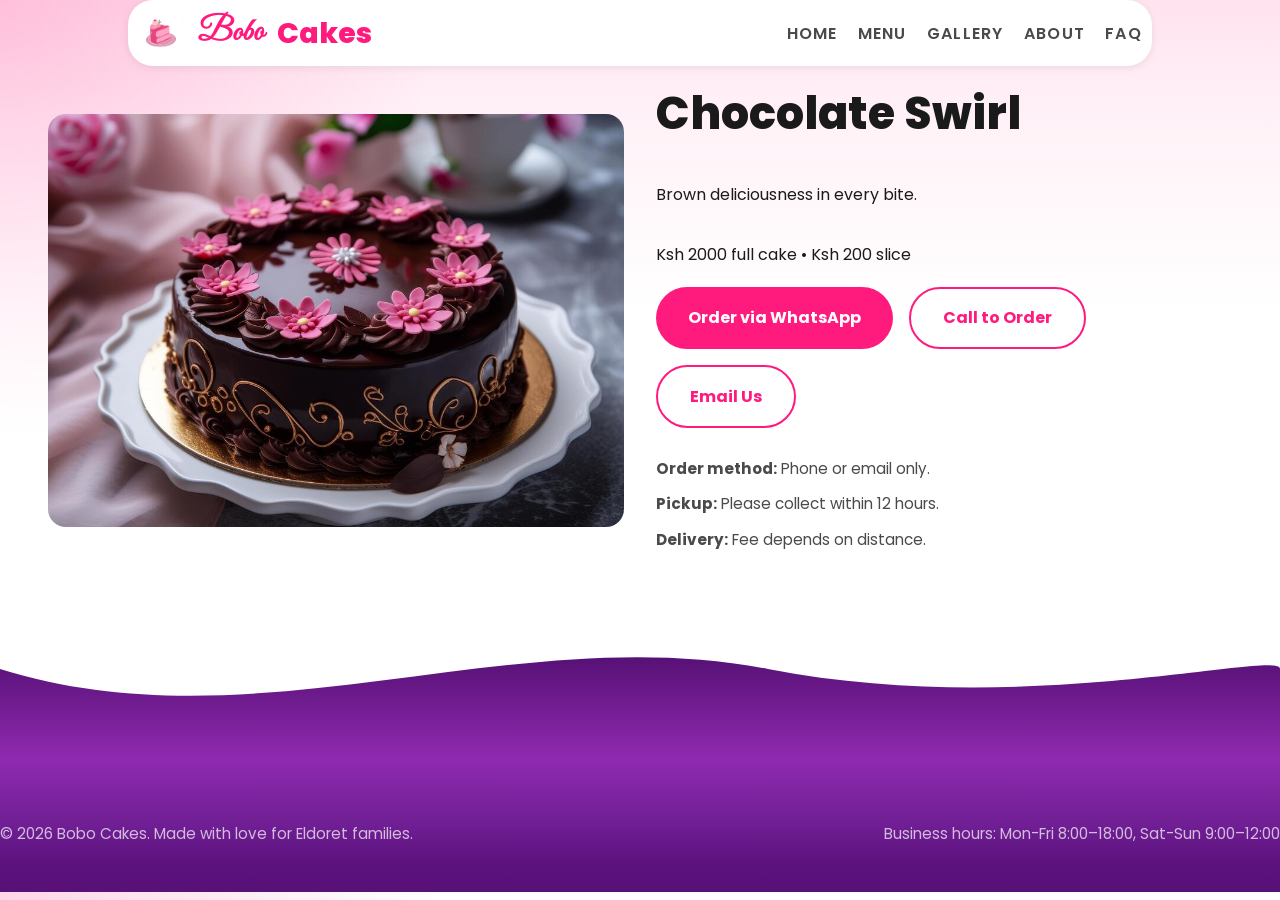
<file: product.html>
﻿<!DOCTYPE html>
<html lang="en">
<head>
  <meta charset="UTF-8" />
  <meta name="viewport" content="width=device-width, initial-scale=1.0" />
  <title>Bobo Cakes | Product</title>
  <link rel="preconnect" href="https://fonts.googleapis.com" />
  <link rel="preconnect" href="https://fonts.gstatic.com" crossorigin />
  <link href="https://fonts.googleapis.com/css2?family=Great+Vibes&family=Poppins:wght@300;400;500;600;700&display=swap" rel="stylesheet" />
  <link rel="stylesheet" href="assets/css/styles.css" />
</head>
<body>
  <header class="site-header">
    <div class="header-top">
      <div class="container">
        <a class="brand" href="index.html">
          <img src="assets/images/logo.png" alt="Bobo Cakes logo" />
          <span>Bobo</span> Cakes
        </a>
        <button class="mobile-menu" id="mobileMenuToggle">Menu</button>
        <nav class="site-nav" id="siteNav">
          <a href="index.html">Home</a>
          <a href="menu.html">Menu</a>
          <a href="gallery.html">Gallery</a>
          <a href="about.html">About</a>
          <a href="faq.html">FAQ</a>
        </nav>
      </div>
    </div>
  </header>
  <main class="section container product-page">
    <div class="product-detail">
      <div class="product-image-block">
        <img id="productImage" src="assets/images/chocolate-swirl.jpg" alt="Cake product" />
      </div>
      <div class="product-info">
      
        <h1 id="productName">Chocolate Swirl</h1>
        <p id="productDescription">Brown deliciousness in every bite.</p>
        <div class="product-price" id="productPrice">Ksh 2000 full cake • Ksh 200 slice</div>
        <div class="product-actions">
          <a id="orderWhatsAppBtn" class="btn btn-primary" href="#" target="_blank">Order via WhatsApp</a>
          <a id="orderPhoneBtn" class="btn btn-secondary" href="#">Call to Order</a>
          <a id="orderEmailBtn" class="btn btn-tertiary" href="#">Email Us</a>
        </div>
        <div class="product-details-list">
          <p><strong>Order method:</strong> Phone or email only.</p>
          <p><strong>Pickup:</strong> Please collect within 12 hours.</p>
          <p><strong>Delivery:</strong> Fee depends on distance.</p>
        </div>
      </div>
    </div>
  </main>
  <div class="footer-wave-divider">
    <svg viewBox="0 0 1200 120" preserveAspectRatio="none" xmlns="http://www.w3.org/2000/svg">
      <defs>
        <linearGradient id="footerWaveGradient" x1="0%" x2="0%" y1="0%" y2="100%">
          <stop offset="0%" stop-color="#571176" />
          <stop offset="100%" stop-color="#8f2ab0" />
        </linearGradient>
      </defs>
      <path d="M0,30 C240,110 480,-20 720,30 C960,80 1200,10 1200,30 L1200,120 L0,120 Z" fill="url(#footerWaveGradient)" />
    </svg>
  </div>

  <footer class="site-footer">
    <div class="container footer-inner">
      <p>&copy; 2026 Bobo Cakes. Made with love for Eldoret families.</p>
      <p>Business hours: Mon-Fri 8:00–18:00, Sat-Sun 9:00–12:00</p>
    </div>
  </footer>
  <script src="assets/js/main.js"></script>
</body>
</html>
</file>
<file: assets/css/styles.css>
﻿:root {
  --bg: #fff;
  --surface: #fff;
  --text: #1a1a1a;
  --muted: #4a4a4a;
  --pink: #ff1a7e;
  --pink-dark: #e60066;
  --gray: #f0f0f0;
  --shadow: 0 4px 20px rgba(255, 26, 126, 0.15);
  --accent: #ff1a7e;
}

* {
  box-sizing: border-box;
}

html {
  scroll-behavior: smooth;
}

body {
  margin: 0;
  font-family: 'Poppins', sans-serif;
  background: radial-gradient(circle at top left, rgba(255, 26, 126, 0.18), transparent 28%), #fff;
  color: var(--text);
  overflow-x: hidden; 
}

a {
  text-decoration: none;
}
body.home-page {
  background: #fff;
}
  .site-header {
    background: #fff;
    padding: 0;
    border-bottom: none;
    top: 0;
  }

  body.home-page .site-header {
    position: relative;
    z-index: 12;
  }

  .header-top {
    position: sticky;
    top: 0;
    z-index: 20;
    background: #fff;
    padding: 1rem 0;
    box-shadow: 0 2px 8px rgba(0, 0, 0, 0.08);
  }

  .header-top .container {
    display: flex;
    align-items: center;
    justify-content: space-between;
    gap: 1rem;
  }

  body.home-page .header-top {
    background: transparent;
    box-shadow: none;
  }
  body .header-top {
    position: fixed;
    left: 10%;
    right: 10%;
    top: 0;
    border-radius: 25px;
    padding: 10px;
    transition: background 0.3s ease, box-shadow 0.3s ease;
  }

  body.home-page .brand,
  body.home-page .brand span,
  body.home-page .site-nav a {
    color: #fff;
    text-shadow: 0 1px 8px rgba(0, 0, 0, 0.28);
  }

  body.home-page .site-nav a::after {
    background: #fff;
  }

  body.home-page.home-header-solid .header-top {
    background: #fff;
    box-shadow: 0 2px 8px rgba(0, 0, 0, 0.08);
  }

  body.home-page.home-header-solid .brand,
  body.home-page.home-header-solid .brand span,
  body.home-page.home-header-solid .site-nav a {
    color: var(--pink);
    text-shadow: none;
  }

  body.home-page.home-header-solid .site-nav a::after {
    background: var(--pink);
  }

  .brand {
    display: inline-flex;
    align-items: center;
    gap: 0.85rem;
    font-size: 1.8rem;
    font-weight: 800;
    color: var(--pink);
  }
.brand img {
  width: 46px;
  height: 46px;
  object-fit: contain;
  border-radius: 14px;
  background: rgba(255, 26, 126, 0.08);
}

.brand span {
  font-family: 'Great Vibes', cursive;
  color: var(--pink);
  font-size: 2rem;
}

.site-nav {
  display: flex;
  flex-wrap: wrap;
  gap: 1.25rem;
}

.site-nav a {
  color: var(--muted);
  font-weight: 700;
  text-transform: uppercase;
  letter-spacing: 0.08em;
  transition: color 0.25s ease;
  position: relative;
}

.site-nav a:hover {
  color: var(--pink);
}

.site-nav a::after {
  content: '';
  position: absolute;
  left: 0;
  bottom: -4px;
  width: 0;
  height: 2px;
  background: var(--pink);
  transition: width 0.25s ease;
}

.site-nav a:hover::after {
  width: 100%;
}

.mobile-menu {
  display: none;
  border: none;
  background: var(--pink);
  color: #fff;
  padding: 0.85rem 1.15rem;
  border-radius: 999px;
  cursor: pointer;
}

.hero {
  background: url("../images/hero-bg.jpg");
  background-size: cover;
  background-position: center;
  overflow: hidden;
  position: relative;
  border-radius: 0;
  padding-top: 6rem;
}

.hero .container {
  display: grid;
  grid-template-columns: 1fr 1.2fr;
  align-items: center;
  gap: 3rem;
  padding: 4rem;
  border-radius: 32px;
  box-shadow: 0 30px 80px rgba(255, 26, 126, 0.08);
  background: linear-gradient(rgba(255,255,255,0.0), rgba(255,255,255,0.0));
}

body.home-page .hero .container {
  background: transparent;
  box-shadow: none;
}

.hero-copy .eyebrow {
  display: inline-block;
  font-weight: 800;
  color: var(--pink);
  text-transform: uppercase;
  letter-spacing: 0.15em;
  font-size: 0.85rem;
  margin-bottom: 1.5rem;
}

.hero h1 {
  font-size: clamp(3.2rem, 6vw, 5rem);
  margin: 0;
  line-height: 1;
  font-weight: 800;
  color: var(--text);
}

.hero-text {
  max-width: 40rem;
  margin: 1.5rem 0 2rem;
  color: var(--muted);
  font-size: 1.15rem;
  line-height: 1.7;
  font-weight: 500;
}

.hero-actions {
  display: flex;
  flex-wrap: wrap;
  gap: 1rem;
}

.hero-image {
  position: relative;
  display: grid;
  place-items: center;
  min-height: 360px;
}

.hero-image img {
  width: 100%;
  max-width: 520px;
  border-radius: 30px;
  box-shadow: 0 30px 60px rgba(0, 0, 0, 0.15);
}

.btn {
  display: inline-flex;
  align-items: center;
  justify-content: center;
  border-radius: 999px;
  border: none;
  padding: 1.05rem 2rem;
  font-weight: 700;
  cursor: pointer;
  font-size: 1rem;
  transition: all 0.3s ease;
}

.btn-primary,
.btn-primary:visited {
  background: var(--pink);
  color: #fff;
}

.btn-primary:hover {
  background: var(--pink-dark);
  transform: translateY(-2px);
  box-shadow: 0 8px 16px rgba(255, 26, 126, 0.3);
}

.btn-secondary,
.btn-secondary:visited {
  background: #fff;
  color: var(--pink);
  border: 2px solid var(--pink);
}

.btn-secondary:hover {
  background: var(--pink);
  color: #fff;
  transform: translateY(-2px);
}

.btn-tertiary,
.btn-tertiary:visited {
  color: var(--pink);
  border: 2px solid var(--pink);
  background: #fff;
  font-weight: 700;
}

.btn-tertiary:hover {
  background: var(--pink);
  color: #fff;
  transform: translateY(-2px);
}

.section {
  position: relative;
  padding: 5rem 3rem;
  background: linear-gradient(180deg, rgba(255, 26, 126, 0.12) 0, rgba(255, 26, 126, 0.06) 120px, rgba(255, 255, 255, 0) 310px);
}

.wave-divider {
  line-height: 0;
  margin: 0;
  margin-bottom: -104px;
  position: relative;
  z-index: 1;
}

.wave-divider svg {
  display: block;
  width: 100%;
  height: 132px;
  filter: none;
}

.footer-wave-divider {
  line-height: 0;
  margin: 0;
  margin-top: -2px;
  position: relative;
  z-index: 2;
}

.footer-wave-divider svg {
  display: block;
  width: 100%;
  height: 120px;
}

.section-heading span {
  color: var(--pink);
  font-weight: 800;
  text-transform: uppercase;
  letter-spacing: 0.15em;
  font-size: 0.85rem;
}

.section-heading h2 {
  margin: 1rem 0 1.5rem;
  font-size: clamp(2.2rem, 3.5vw, 3.2rem);
  font-weight: 800;
  color: var(--text);
}

.section-heading p {
  color: var(--muted);
  max-width: 65ch;
  line-height: 1.8;
  font-size: 1.05rem;
}

.product-grid,
.event-grid,
.gallery-grid,
.info-grid,
.contact-grid,
.about-columns,
.admin-panel,
.faq-grid {
  display: grid;
  gap: 1.5rem; 
}

.gallery-grid {
  justify-items: center;
}

.product-grid,
.menu-page-grid {
  grid-template-columns: repeat(auto-fit, minmax(260px, 1fr));
}

.product-card,
.event-card,
.faq-card,
.admin-card,
.contact-card,
.policy-block {
  background: var(--surface);
  border-radius: 20px;
  box-shadow: 0 20px 60px rgba(255, 26, 126, 0.08);
  padding: 1.75rem;
  transition: all 0.3s ease;
  border: 1px solid rgba(255, 26, 126, 0.12);
}

.product-card:hover,
.event-card:hover,
.faq-card:hover {
  transform: perspective(1200px) translateY(-10px) rotateX(2deg) rotateY(5deg);
  box-shadow: 0 24px 60px rgba(255, 26, 126, 0.18);
}

.product-image-shell,
.event-card-image {
  overflow: hidden;
  border-radius: 18px;
  background: linear-gradient(180deg, rgba(255, 26, 126, 0.08), rgba(255, 255, 255, 0));
}

.product-image-shell {
  margin: -1.5rem -1.5rem 1rem -1.5rem;
}

.product-card img,
.event-card img {
  height: 240px;
  object-fit: cover;
  border-radius: 18px;
  width: 100%;
  transition: transform 0.45s ease, filter 0.45s ease;
}

.product-card:hover img,
.event-card:hover img {
  transform: scale(1.1);
  filter: saturate(1.07);
}

.product-card-content h3 {
  margin: 1.2rem 0 0.5rem;
  font-weight: 700;
  font-size: 1.1rem;
}

.product-card-content p {
  margin: 0.5rem 0;
  color: var(--muted);
  font-size: 0.95rem;
}

.price {
  color: var(--pink);
  font-weight: 800;
  font-size: 1rem;
}

.event-grid {
  grid-template-columns: repeat(auto-fit, minmax(240px, 1fr));
}

.event-card {
  position: relative;
  overflow: hidden;
  background: linear-gradient(180deg, rgba(255, 26, 126, 0.06), #fff 45%);
  border: 1px solid rgba(255, 26, 126, 0.18);
  border-top: 4px solid var(--pink);
}

.event-card::before {
  content: '';
  position: absolute;
  inset: 0;
  border-radius: 20px;
  pointer-events: none;
  border: 1px dashed rgba(255, 26, 126, 0.22);
}

.event-card-content {
  display: grid;
  gap: 0.85rem;
  padding-top: 1rem;
}

.event-label {
  margin: 0;
  color: var(--pink);
  font-weight: 800;
  text-transform: uppercase;
  letter-spacing: 0.14em;
  font-size: 0.8rem;
}

.event-action {
  width: fit-content;
}

.event-card--wedding {
  box-shadow: 0 20px 60px rgba(255, 26, 126, 0.1);
}

.event-card--birthday {
  box-shadow: 0 20px 60px rgba(255, 126, 198, 0.1);
}

.event-card--funeral {
  box-shadow: 0 20px 60px rgba(90, 57, 39, 0.08);
}

.event-card--gathering {
  box-shadow: 0 20px 60px rgba(255, 180, 77, 0.1);
}

.event-card h3,
.faq-card h3,
.admin-card h3 {
  margin-top: 0;
  font-weight: 700;
  color: var(--text);
}

.event-card p,
.faq-card p,
.admin-card p,
.contact-details p,
.policy-block p,
.product-details-list p {
  color: var(--muted);
  line-height: 1.8;
  font-size: 0.95rem;
}

.info-grid {
  grid-template-columns: repeat(auto-fit, minmax(220px, 1fr));
}

.contact-card {
  display: grid;
  gap: 1rem;
  background: linear-gradient(135deg, var(--pink) 0%, var(--pink-dark) 100%);
  color: #fff;
  border-radius: 75px;
  padding: 2.5rem;
}

.contact-card h2 {
  margin-top: 0;
  color: #fff;
  font-size: 2rem;
}

.contact-card p {
  color: rgba(255, 255, 255, 0.95);
  margin: 0.5rem 0;
}

.contact-form,
.order-form {
  display: grid;
  gap: 1rem;
}

input,
textarea,
select {
  width: 100%;
  border: 2px solid #e0e0e0;
  border-radius: 8px;
  padding: 0.95rem 1rem;
  font: inherit;
  background: #fff;
  color: var(--text);
  transition: border-color 0.3s ease;
}

input:focus,
textarea:focus,
select:focus {
  outline: none;
  border-color: var(--pink);
}

textarea {
  min-height: 150px;
  resize: vertical;
}

.product-page {
  display: grid;
  gap: 3rem;
}

.product-detail {
  display: grid;
  grid-template-columns: 1fr 1fr;
  gap: 2rem;
  align-items: center;
}

.product-image-block {
  overflow: hidden;
  border-radius: 18px;
  position: relative;
  display: grid;
  justify-content: center;
  width: 100%;
  min-width: 0;
}

.product-image-block img {
  display: block;
  width: 100%;
  height: auto;
  max-height: 620px;
  object-fit: cover;
}

.product-info {
  display: grid;
  gap: 1.2rem;
}

.product-info h1 {
  margin: 0;
  font-size: 2.8rem;
  font-weight: 800;
  color: var(--text);
}

.product-details-list p {
  margin: 0.5rem 0;
}

.product-actions {
  display: flex;
  flex-wrap: wrap;
  gap: 1rem;
}

.gallery-grid {
  grid-template-columns: repeat(auto-fit, minmax(240px, 1fr));
}

.gallery-item {
  width: 100%;
  max-width: 400px;
  max-height: 350px;
  overflow: hidden;
  display: flex;
  justify-content: center;
}

.gallery-item img {
  height: 100%;
  width: 100%;
  object-fit: cover;
  align-items: center;
  overflow: hidden;
  border-radius: 35px;
}

.about-columns {
  grid-template-columns: 1.2fr 0.8fr;
}

.about-columns ul {
  padding-left: 1.2rem;
  margin: 0;
  color: var(--muted);
  line-height: 1.8;
}

.contact-grid {
  grid-template-columns: 1fr 1fr;
}

.faq-grid {
  grid-template-columns: repeat(auto-fit, minmax(220px, 1fr));
}

.policy-block {
  grid-column: 1 / -1;
}

.site-footer {
  background: linear-gradient(180deg, #8f2ab0 0%, #6f1e93 50%, #5d127e 78%, #571176 100%);
  padding: 3rem 0 2rem;
  margin-top: 0;
}

.contact-preview {
  padding-bottom: 0;
}

.footer-inner {
  display: flex;
  flex-wrap: wrap;
  justify-content: space-between;
  gap: 1rem;
  color: rgba(255, 255, 255, 0.7);
  font-size: 0.95rem;
  overflow-wrap: anywhere;
}

.form-note {
  font-size: 0.95rem;
  color: var(--muted);
}

h1, h2, h3 {
  font-weight: 800;
}

.site-nav a {
  color: var(--muted);
  font-weight: 600;
  transition: color 0.3s ease;
  position: relative;
}

.site-nav a:hover {
  color: var(--pink);
}

.site-nav a::after {
  content: '';
  position: absolute;
  bottom: -4px;
  left: 0;
  width: 0;
  height: 2px;
  background: var(--pink);
  transition: width 0.3s ease;
}

.site-nav a:hover::after {
  width: 100%;
}

@media (max-width: 900px) {
  .hero,
  .product-detail,
  .about-columns,
  .contact-grid {
    grid-template-columns: 1fr;
  }

  .hero {
    padding-top: 0.5rem;
  }

  /* Make hero layout stack and scale images nicely on medium/small screens */
  .hero .container {
    grid-template-columns: 1fr;
    padding: 2rem 1.25rem;
    gap: 1.25rem;
  }

  .hero-copy {
    text-align: left;
  }

  .hero-image {
    min-height: 260px;
    display: block;
  }

  .hero-image img {
    width: 100%;
    height: auto;
    max-height: 420px;
    object-fit: cover;
    border-radius: 18px;
  }

  .product-image-block {
    min-width: 0;
  }

  .gallery-grid {
    grid-template-columns: 1fr;
  }

  .gallery-item {
    max-width: 100%;
  }
  
  /* Stack product image above product info on smaller screens */
  .product-detail {
    display: grid;
    grid-template-columns: 1fr;
    gap: 1.25rem;
    align-items: start;
  }

  .product-image-block {
    order: 1;
    width: 100%;
    max-height: 480px;
    border-radius: 14px;
  }

  .product-image-block img {
    width: 100%;
    height: auto;
    max-height: 480px;
    object-fit: cover;
    border-radius: 14px;
  }

  .product-info {
    order: 2;
  }
}

@media (max-width: 760px) {
  /* Tweak hero text sizing and center alignment on small phones */
  .hero-copy {
    text-align: center;
  }

  .hero-copy .eyebrow {
    letter-spacing: 0.12em;
  }

  .hero h1 {
    font-size: clamp(2.4rem, 8vw, 3.2rem);
  }

  /* Make contact card more compact and buttons full-width */
  .contact-card {
    border-radius: 18px;
    padding: 1.5rem;
  }

  .contact-card .btn {
    width: 100%;
    display: block;
    text-align: center;
  }

  .contact-card .btn + .btn {
    margin-top: 0.75rem;
  }
}

@media (max-width: 760px) {
  /* Stack header content so menu button and brand sit on one row,
     and the navigation expands below the button when opened */
  .header-top .container {
    display: flex;
    flex-direction: row;
    align-items: center;
    justify-content: space-between;
    gap: 1rem;
    flex-wrap: wrap;
  }

  .brand { order: 1; }
  .mobile-menu { order: 2; }

  .site-nav {
    order: 3;
    flex-direction: column;
    width: 100%;
    display: none;
    margin-top: 0.75rem;
    background: rgb(249 26 255 / 20%);
    padding: 0 21px;
  }

  .site-nav.active {
    display: flex;
  }

  .site-nav a {
    display: block;
    width: 100%;
    padding: 0.6rem 0;
    border-bottom: 1px solid rgba(255,26,126,0.06);
  }

  .product-image-block img {
    max-height: 420px;
  }

  .footer-inner {
    flex-direction: column;
    align-items: flex-start;
  }

  .mobile-menu {
    display: inline-flex;
  }

  /* Reduce header inset on small screens for fixed home header */
  body.home-page .header-top {
    left: 0.75rem;
    right: 0.75rem;
    border-radius: 12px;
    padding: 8px;
  }
}

@media (max-width: 450px) {
  body .header-top {
    left: 0;
    right: 0;
  }

  .product-image-block img {
    max-height: 320px;
  }
}
</file>
